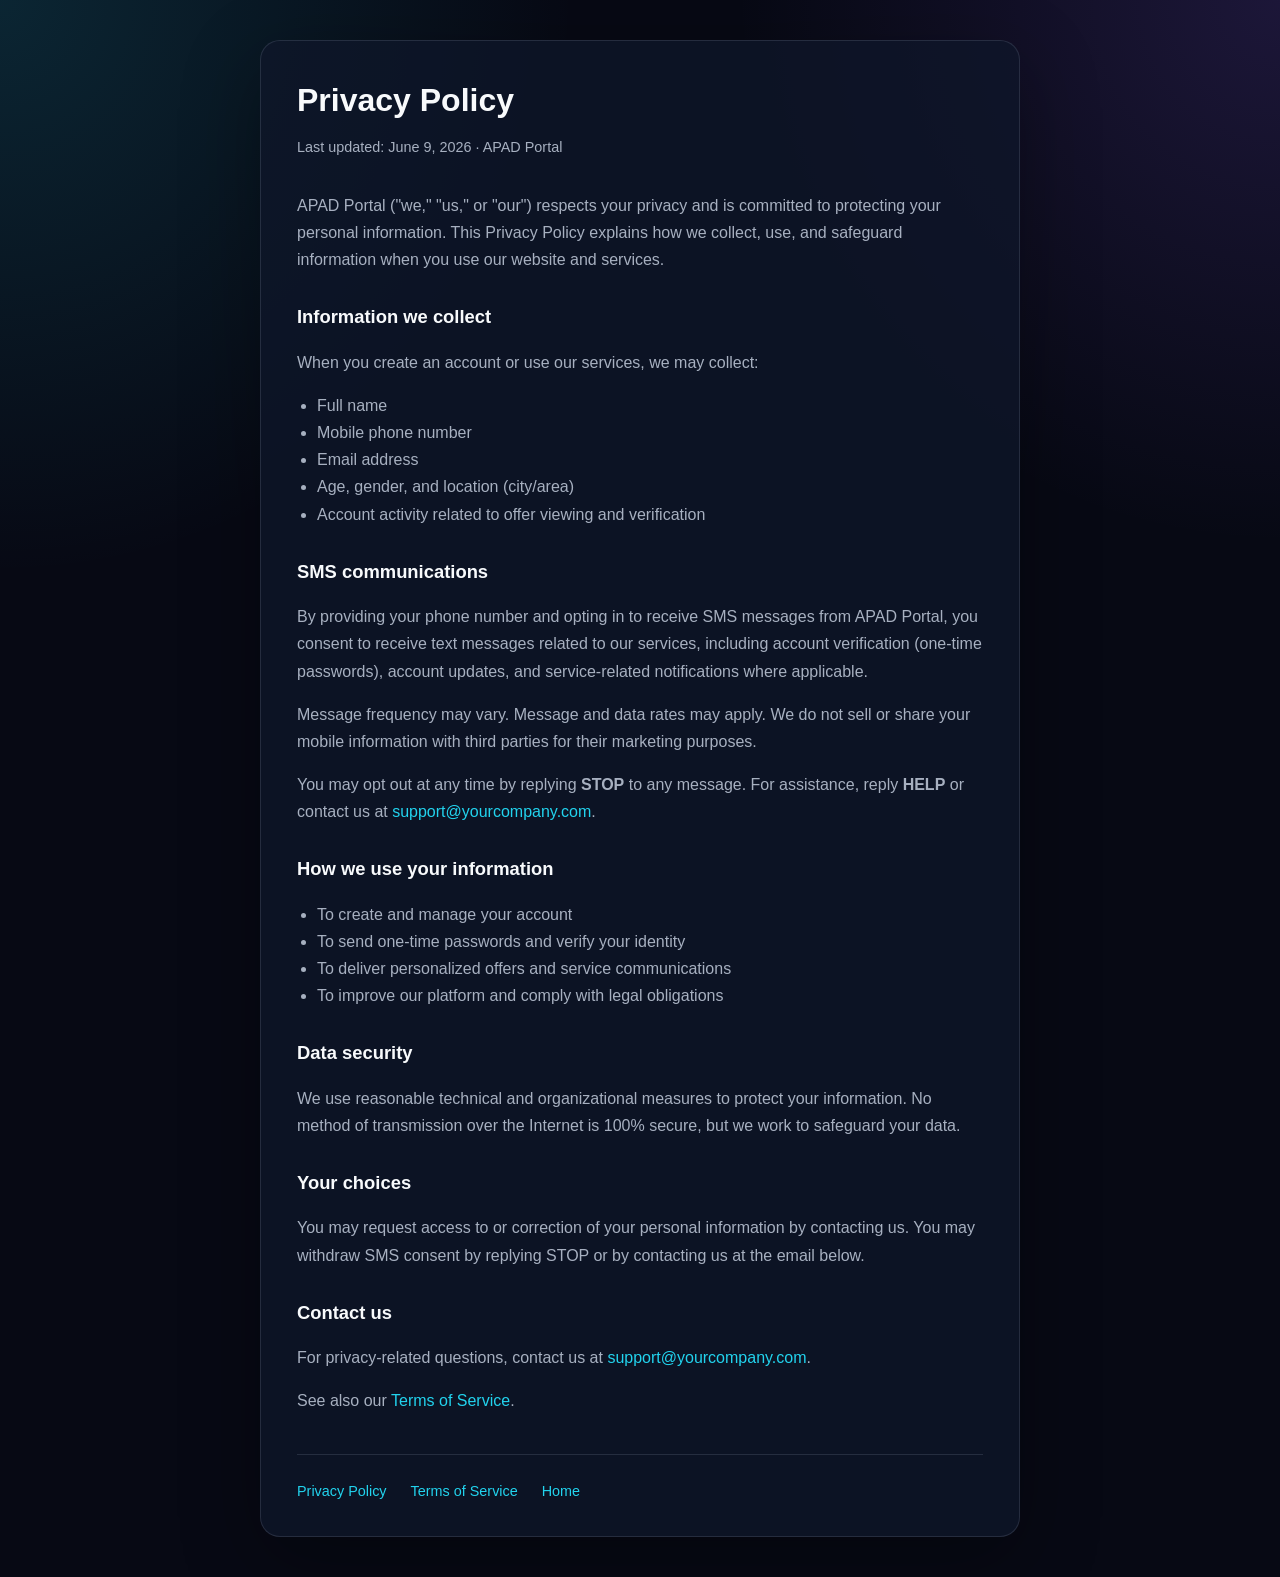
<file: frontend/public/privacy-policy.html>
<!doctype html>
<html lang="en">
  <head>
    <meta charset="UTF-8" />
    <meta name="viewport" content="width=device-width, initial-scale=1.0" />
    <title>Privacy Policy | APAD Portal</title>
    <style>
      :root {
        color-scheme: dark;
        --bg: #070914;
        --panel: rgba(15, 23, 42, 0.78);
        --border: rgba(148, 163, 184, 0.18);
        --text: #f8fafc;
        --muted: #a7b0c0;
        --link: #22d3ee;
      }

      * {
        box-sizing: border-box;
      }

      body {
        margin: 0;
        min-height: 100vh;
        background:
          radial-gradient(circle at top left, rgba(34, 211, 238, 0.14), transparent 36rem),
          radial-gradient(circle at top right, rgba(139, 92, 246, 0.16), transparent 34rem),
          var(--bg);
        color: var(--text);
        font-family: Arial, Helvetica, sans-serif;
        line-height: 1.7;
      }

      main {
        width: min(760px, calc(100% - 32px));
        margin: 40px auto;
        padding: 32px 36px;
        background: var(--panel);
        border: 1px solid var(--border);
        border-radius: 20px;
        box-shadow: 0 24px 80px rgba(0, 0, 0, 0.32);
      }

      h1 {
        margin: 0 0 8px;
        font-size: 2rem;
      }

      h2 {
        margin: 28px 0 12px;
        font-size: 1.15rem;
        color: var(--text);
      }

      p,
      li {
        color: var(--muted);
      }

      ul {
        padding-left: 1.25rem;
      }

      a {
        color: var(--link);
        text-decoration: none;
      }

      a:hover {
        text-decoration: underline;
      }

      .meta {
        margin: 0 0 32px;
        font-size: 0.9rem;
        color: var(--muted);
      }

      .footer-links {
        display: flex;
        gap: 24px;
        flex-wrap: wrap;
        margin-top: 40px;
        padding-top: 24px;
        border-top: 1px solid var(--border);
        font-size: 0.9rem;
      }
    </style>
  </head>
  <body>
    <main>
      <h1>Privacy Policy</h1>
      <p class="meta">Last updated: June 9, 2026 &middot; APAD Portal</p>

      <p>
        APAD Portal (&quot;we,&quot; &quot;us,&quot; or &quot;our&quot;) respects your privacy and is committed to
        protecting your personal information. This Privacy Policy explains how we collect, use, and safeguard
        information when you use our website and services.
      </p>

      <h2>Information we collect</h2>
      <p>When you create an account or use our services, we may collect:</p>
      <ul>
        <li>Full name</li>
        <li>Mobile phone number</li>
        <li>Email address</li>
        <li>Age, gender, and location (city/area)</li>
        <li>Account activity related to offer viewing and verification</li>
      </ul>

      <h2>SMS communications</h2>
      <p>
        By providing your phone number and opting in to receive SMS messages from APAD Portal, you consent to
        receive text messages related to our services, including account verification (one-time passwords),
        account updates, and service-related notifications where applicable.
      </p>
      <p>
        Message frequency may vary. Message and data rates may apply. We do not sell or share your mobile
        information with third parties for their marketing purposes.
      </p>
      <p>
        You may opt out at any time by replying <strong>STOP</strong> to any message. For assistance, reply
        <strong>HELP</strong> or contact us at
        <a href="mailto:support@yourcompany.com">support@yourcompany.com</a>.
      </p>

      <h2>How we use your information</h2>
      <ul>
        <li>To create and manage your account</li>
        <li>To send one-time passwords and verify your identity</li>
        <li>To deliver personalized offers and service communications</li>
        <li>To improve our platform and comply with legal obligations</li>
      </ul>

      <h2>Data security</h2>
      <p>
        We use reasonable technical and organizational measures to protect your information. No method of
        transmission over the Internet is 100% secure, but we work to safeguard your data.
      </p>

      <h2>Your choices</h2>
      <p>
        You may request access to or correction of your personal information by contacting us. You may withdraw
        SMS consent by replying STOP or by contacting us at the email below.
      </p>

      <h2>Contact us</h2>
      <p>
        For privacy-related questions, contact us at
        <a href="mailto:support@yourcompany.com">support@yourcompany.com</a>.
      </p>
      <p>
        See also our <a href="/terms-of-service.html">Terms of Service</a>.
      </p>

      <nav class="footer-links" aria-label="Legal links">
        <a href="/privacy-policy.html">Privacy Policy</a>
        <a href="/terms-of-service.html">Terms of Service</a>
        <a href="/">Home</a>
      </nav>
    </main>
  </body>
</html>
</file>
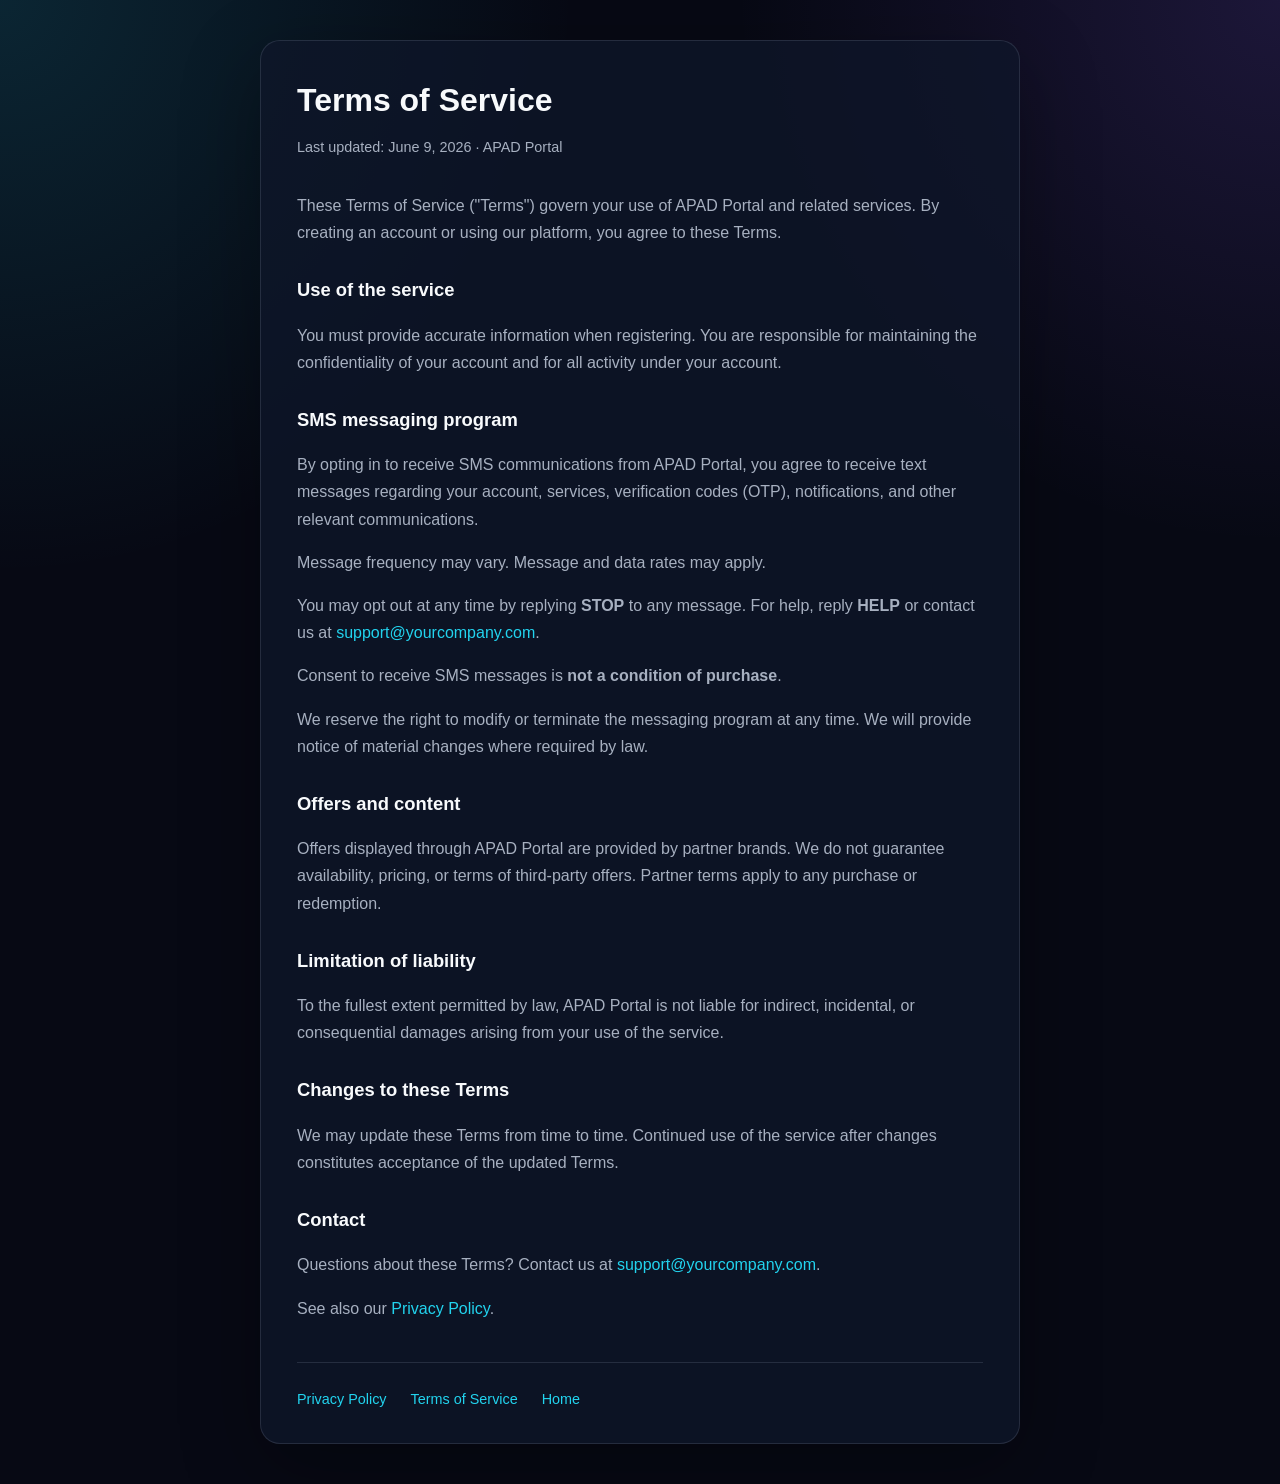
<file: frontend/public/terms-of-service.html>
<!doctype html>
<html lang="en">
  <head>
    <meta charset="UTF-8" />
    <meta name="viewport" content="width=device-width, initial-scale=1.0" />
    <title>Terms of Service | APAD Portal</title>
    <style>
      :root {
        color-scheme: dark;
        --bg: #070914;
        --panel: rgba(15, 23, 42, 0.78);
        --border: rgba(148, 163, 184, 0.18);
        --text: #f8fafc;
        --muted: #a7b0c0;
        --link: #22d3ee;
      }

      * {
        box-sizing: border-box;
      }

      body {
        margin: 0;
        min-height: 100vh;
        background:
          radial-gradient(circle at top left, rgba(34, 211, 238, 0.14), transparent 36rem),
          radial-gradient(circle at top right, rgba(139, 92, 246, 0.16), transparent 34rem),
          var(--bg);
        color: var(--text);
        font-family: Arial, Helvetica, sans-serif;
        line-height: 1.7;
      }

      main {
        width: min(760px, calc(100% - 32px));
        margin: 40px auto;
        padding: 32px 36px;
        background: var(--panel);
        border: 1px solid var(--border);
        border-radius: 20px;
        box-shadow: 0 24px 80px rgba(0, 0, 0, 0.32);
      }

      h1 {
        margin: 0 0 8px;
        font-size: 2rem;
      }

      h2 {
        margin: 28px 0 12px;
        font-size: 1.15rem;
        color: var(--text);
      }

      p,
      li {
        color: var(--muted);
      }

      a {
        color: var(--link);
        text-decoration: none;
      }

      a:hover {
        text-decoration: underline;
      }

      .meta {
        margin: 0 0 32px;
        font-size: 0.9rem;
        color: var(--muted);
      }

      .footer-links {
        display: flex;
        gap: 24px;
        flex-wrap: wrap;
        margin-top: 40px;
        padding-top: 24px;
        border-top: 1px solid var(--border);
        font-size: 0.9rem;
      }
    </style>
  </head>
  <body>
    <main>
      <h1>Terms of Service</h1>
      <p class="meta">Last updated: June 9, 2026 &middot; APAD Portal</p>

      <p>
        These Terms of Service (&quot;Terms&quot;) govern your use of APAD Portal and related services. By
        creating an account or using our platform, you agree to these Terms.
      </p>

      <h2>Use of the service</h2>
      <p>
        You must provide accurate information when registering. You are responsible for maintaining the
        confidentiality of your account and for all activity under your account.
      </p>

      <h2>SMS messaging program</h2>
      <p>
        By opting in to receive SMS communications from APAD Portal, you agree to receive text messages regarding
        your account, services, verification codes (OTP), notifications, and other relevant communications.
      </p>
      <p>
        Message frequency may vary. Message and data rates may apply.
      </p>
      <p>
        You may opt out at any time by replying <strong>STOP</strong> to any message. For help, reply
        <strong>HELP</strong> or contact us at
        <a href="mailto:support@yourcompany.com">support@yourcompany.com</a>.
      </p>
      <p>
        Consent to receive SMS messages is <strong>not a condition of purchase</strong>.
      </p>
      <p>
        We reserve the right to modify or terminate the messaging program at any time. We will provide notice
        of material changes where required by law.
      </p>

      <h2>Offers and content</h2>
      <p>
        Offers displayed through APAD Portal are provided by partner brands. We do not guarantee availability,
        pricing, or terms of third-party offers. Partner terms apply to any purchase or redemption.
      </p>

      <h2>Limitation of liability</h2>
      <p>
        To the fullest extent permitted by law, APAD Portal is not liable for indirect, incidental, or
        consequential damages arising from your use of the service.
      </p>

      <h2>Changes to these Terms</h2>
      <p>
        We may update these Terms from time to time. Continued use of the service after changes constitutes
        acceptance of the updated Terms.
      </p>

      <h2>Contact</h2>
      <p>
        Questions about these Terms? Contact us at
        <a href="mailto:support@yourcompany.com">support@yourcompany.com</a>.
      </p>
      <p>
        See also our <a href="/privacy-policy.html">Privacy Policy</a>.
      </p>

      <nav class="footer-links" aria-label="Legal links">
        <a href="/privacy-policy.html">Privacy Policy</a>
        <a href="/terms-of-service.html">Terms of Service</a>
        <a href="/">Home</a>
      </nav>
    </main>
  </body>
</html>
</file>
